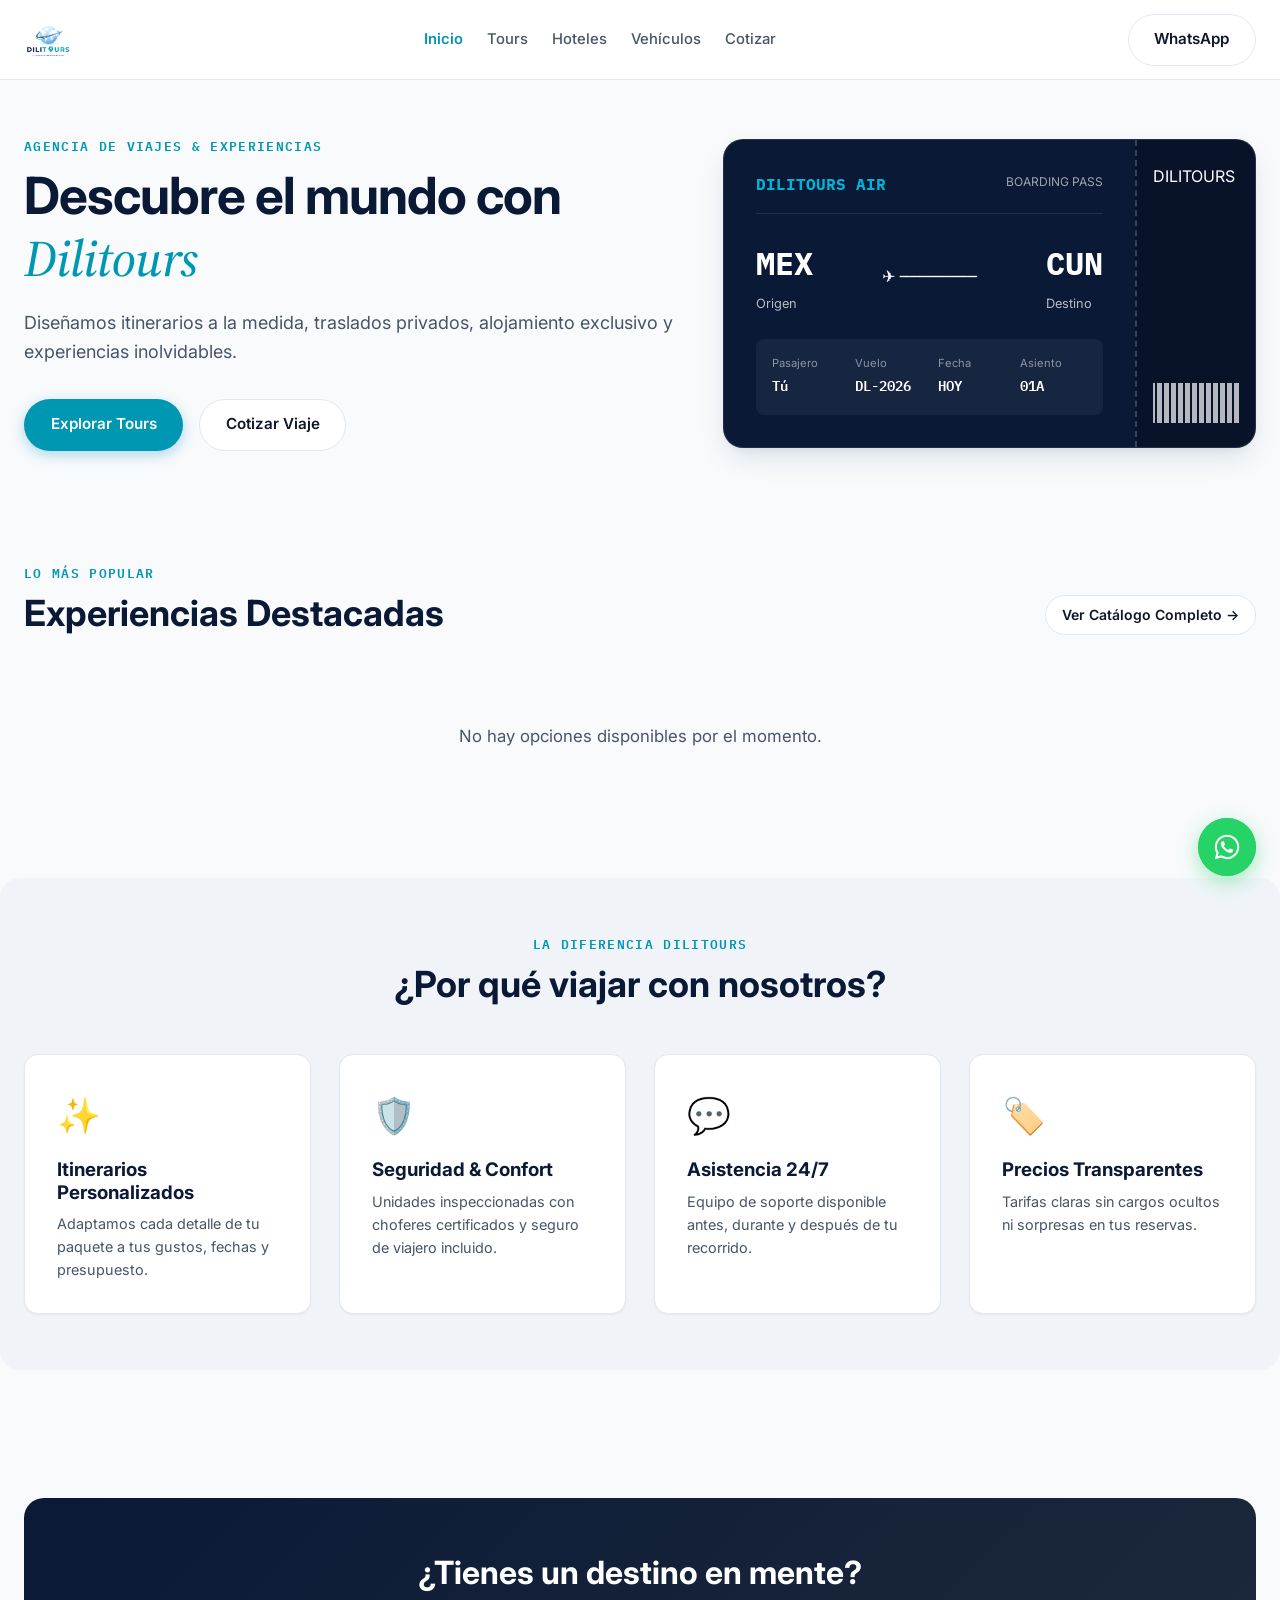
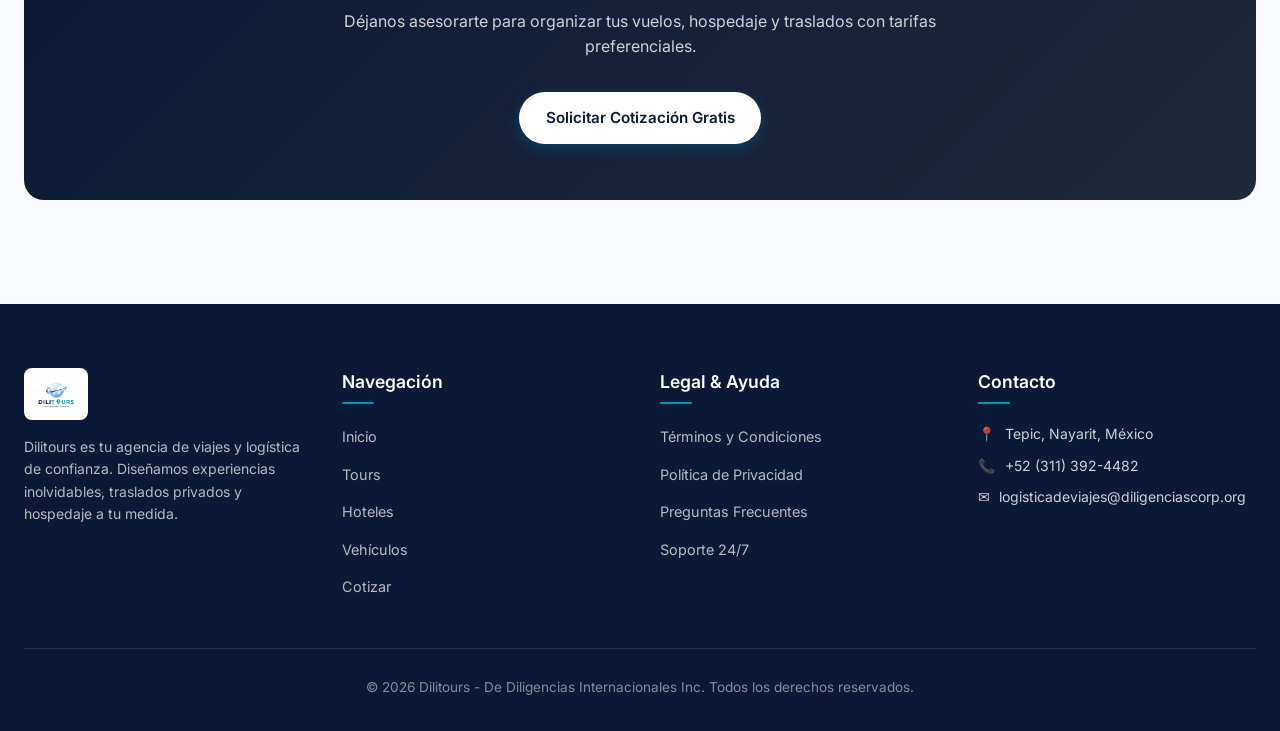
<file: index.html>
<!DOCTYPE html>
<html lang="es">

<head>
  <meta charset="UTF-8">
  <meta name="viewport" content="width=device-width, initial-scale=1.0">
  <meta name="description"
    content="Agencia de Viajes Dilitours. Descubre tours exclusivos, hospedaje en hoteles seleccionados y traslados privados a tu medida.">
  <title>Dilitours - Agencia de Viajes & Experiencias</title>
  <link
    href="https://fonts.googleapis.com/css2?family=IBM+Plex+Mono:wght@400;600&family=Inter:wght@400;500;600;700&family=Source+Serif+4:ital,wght@0,600;1,400&display=swap"
    rel="stylesheet">
  <link rel="stylesheet" href="css/styles.css">
</head>

<body>

  <a href="#main-content" class="skip-link">Saltar al contenido principal</a>

  <!-- Nav -->
  <header class="site-header">
    <div class="header-inner">
      <a href="index.html" class="brand-logo" aria-label="Inicio Dilitours">
        <img src="logo-dilitours.png" alt="Dilitours - De Diligencias Internacionales Inc." class="logo-img">
      </a>
      <nav class="main-nav">
        <a href="index.html" class="active">Inicio</a>
        <a href="tours.html">Tours</a>
        <a href="hoteles.html">Hoteles</a>
        <a href="vehiculos.html">Vehículos</a>
        <a href="cotizar.html">Cotizar</a>
      </nav>
      <div class="nav-overlay"></div>
      <div style="display: flex; align-items: center; gap: 1rem;">
        <a href="https://wa.me/523113924482" class="btn btn-outline" target="_blank">WhatsApp</a>
        <button class="nav-toggle" aria-label="Abrir menú" aria-expanded="false">
          <span></span>
          <span></span>
          <span></span>
        </button>
      </div>
    </div>
  </header>

  <main id="main-content">
    <!-- Hero -->
    <section class="hero section">
      <div class="hero-copy">
        <p class="eyebrow">Agencia de Viajes & Experiencias</p>
        <h1>Descubre el mundo con <em>Dilitours</em></h1>
        <p class="hero-sub">Diseñamos itinerarios a la medida, traslados privados, alojamiento exclusivo y experiencias
          inolvidables.</p>
        <div class="hero-actions">
          <a href="tours.html" class="btn btn-primary">Explorar Tours</a>
          <a href="cotizar.html" class="btn btn-outline">Cotizar Viaje</a>
        </div>
      </div>

      <!-- Ticket Pase de Abordar -->
      <div class="boarding-pass">
        <div class="bp-main">
          <div class="bp-brand-row">
            <span class="bp-airline">DILITOURS AIR</span>
            <span class="bp-class">BOARDING PASS</span>
          </div>
          <div class="bp-route">
            <div><span class="bp-code">MEX</span><span class="bp-label">Origen</span></div>
            <div class="bp-route-line">✈ ────────</div>
            <div><span class="bp-code">CUN</span><span class="bp-label">Destino</span></div>
          </div>
          <div class="bp-details">
            <div><span class="bp-k">Pasajero</span><span class="bp-v">Tú</span></div>
            <div><span class="bp-k">Vuelo</span><span class="bp-v">DL-2026</span></div>
            <div><span class="bp-k">Fecha</span><span class="bp-v">HOY</span></div>
            <div><span class="bp-k">Asiento</span><span class="bp-v">01A</span></div>
          </div>
        </div>
        <div class="bp-stub">
          <div class="bp-stub-title">DILITOURS</div>
          <div class="bp-barcode"></div>
        </div>
      </div>
    </section>

    <!-- Tours Destacados -->
    <section class="section">
      <div class="section-head"
        style="display: flex; justify-content: space-between; align-items: flex-end; flex-wrap: wrap; gap: 1rem;">
        <div>
          <p class="eyebrow">Lo Más Popular</p>
          <h2>Experiencias Destacadas</h2>
        </div>
        <a href="tours.html" class="btn btn-outline btn-sm">Ver Catálogo Completo &rarr;</a>
      </div>
      <div id="tours-grid" class="card-grid"></div>
    </section>

    <!-- Por qué elegirnos -->
    <section class="section section-alt">
      <div class="section-head" style="text-align: center; max-width: 600px; margin: 0 auto 3rem;">
        <p class="eyebrow">La Diferencia Dilitours</p>
        <h2>¿Por qué viajar con nosotros?</h2>
      </div>
      <div class="features-grid">
        <div class="feature-card">
          <span class="feature-icon">✨</span>
          <h3>Itinerarios Personalizados</h3>
          <p style="color: var(--clr-text-muted); font-size: 0.9rem; margin-top: 0.5rem;">Adaptamos cada detalle de tu
            paquete a tus gustos, fechas y presupuesto.</p>
        </div>
        <div class="feature-card">
          <span class="feature-icon">🛡️</span>
          <h3>Seguridad & Confort</h3>
          <p style="color: var(--clr-text-muted); font-size: 0.9rem; margin-top: 0.5rem;">Unidades inspeccionadas con
            choferes certificados y seguro de viajero incluido.</p>
        </div>
        <div class="feature-card">
          <span class="feature-icon">💬</span>
          <h3>Asistencia 24/7</h3>
          <p style="color: var(--clr-text-muted); font-size: 0.9rem; margin-top: 0.5rem;">Equipo de soporte disponible
            antes, durante y después de tu recorrido.</p>
        </div>
        <div class="feature-card">
          <span class="feature-icon">🏷️</span>
          <h3>Precios Transparentes</h3>
          <p style="color: var(--clr-text-muted); font-size: 0.9rem; margin-top: 0.5rem;">Tarifas claras sin cargos
            ocultos ni sorpresas en tus reservas.</p>
        </div>
      </div>
    </section>

    <!-- Banner CTA -->
    <section class="section">
      <div class="cta-banner">
        <h2>¿Tienes un destino en mente?</h2>
        <p>Déjanos asesorarte para organizar tus vuelos, hospedaje y traslados con tarifas preferenciales.</p>
        <a href="cotizar.html" class="btn btn-primary"
          style="background-color: white; color: var(--clr-brand-dark);">Solicitar Cotización Gratis</a>
      </div>
    </section>
  </main>

  <footer class="site-footer">
    <div class="footer-inner">
      <div class="footer-grid">
        <!-- 1. Sobre la Empresa -->
        <div class="footer-col">
          <a href="index.html" class="brand-logo" aria-label="Dilitours Inicio">
            <img src="logo-dilitours.png" alt="Dilitours" class="footer-logo">
          </a>
          <p class="footer-about">
            Dilitours es tu agencia de viajes y logística de confianza. Diseñamos experiencias inolvidables, traslados
            privados y hospedaje a tu medida.
          </p>
        </div>

        <!-- 2. Navegación -->
        <div class="footer-col">
          <h4 class="footer-title">Navegación</h4>
          <ul class="footer-links">
            <li><a href="index.html">Inicio</a></li>
            <li><a href="tours.html">Tours</a></li>
            <li><a href="hoteles.html">Hoteles</a></li>
            <li><a href="vehiculos.html">Vehículos</a></li>
            <li><a href="cotizar.html">Cotizar</a></li>
          </ul>
        </div>

        <!-- 3. Legal & Ayuda -->
        <div class="footer-col">
          <h4 class="footer-title">Legal & Ayuda</h4>
          <ul class="footer-links">
            <li><a href="#">Términos y Condiciones</a></li>
            <li><a href="#">Política de Privacidad</a></li>
            <li><a href="#">Preguntas Frecuentes</a></li>
            <li><a href="https://wa.me/523113924482" target="_blank">Soporte 24/7</a></li>
          </ul>
        </div>

        <!-- 4. Contacto -->
        <div class="footer-col">
          <h4 class="footer-title">Contacto</h4>
          <ul class="footer-contact">
            <li><span>📍</span> Tepic, Nayarit, México</li>
            <li><span>📞</span> <a href="tel:+523113924482">+52 (311) 392-4482</a></li>
            <li><span>✉️</span> <a
                href="mailto:logisticadeviajes@diligenciascorp.org">logisticadeviajes@diligenciascorp.org</a></li>
          </ul>
        </div>
      </div>

      <div class="footer-bottom">
        <p class="footer-copy">&copy; 2026 Dilitours - De Diligencias Internacionales Inc. Todos los derechos
          reservados.</p>
      </div>
    </div>
  </footer>

  <!-- Botón Flotante de WhatsApp -->
  <a href="https://wa.me/523113924482?text=Hola,%20quisiera%20recibir%20informaci%C3%B3n%20sobre%20sus%20servicios%20de%20viaje"
    class="whatsapp-float" target="_blank" aria-label="Contactar por WhatsApp">
    <svg class="whatsapp-icon" xmlns="http://www.w3.org/2000/svg" viewBox="0 0 448 512" fill="currentColor" width="28"
      height="28">
      <path
        d="M380.9 97.1C339 55.1 283.2 32 223.9 32c-122.4 0-222 99.6-222 222 0 39.1 10.2 77.3 29.6 111L0 480l117.7-30.9c32.4 17.7 68.9 27 106.1 27h.1c122.3 0 224.1-99.6 224.1-222 0-59.3-25.2-115-67.1-157zm-157 341.6c-33.2 0-65.7-8.9-94-25.7l-6.7-4-69.8 18.3 18.6-68.1-4.4-7c-18.5-29.4-28.2-63.3-28.2-98.2 0-101.7 82.8-184.5 184.6-184.5 49.3 0 95.6 19.2 130.4 54.1 34.8 34.9 56.2 81.2 56.1 130.5 0 101.8-84.9 184.6-186.6 184.6zm101.2-138.2c-5.5-2.8-32.8-16.2-37.9-18-5.1-1.9-8.8-2.8-12.5 2.8-3.7 5.6-14.3 18-17.6 21.8-3.2 3.7-6.5 4.2-12 1.4-32.6-16.3-54-29.1-75.5-66-5.7-9.8 5.7-9.1 16.3-30.3 1.8-3.7.9-6.9-.5-9.7-1.4-2.8-12.5-30.1-17.1-41.2-4.5-10.8-9.1-9.3-12.5-9.5-3.2-.2-6.9-.2-10.6-.2-3.7 0-9.7 1.4-14.8 6.9-5.1 5.6-19.4 19-19.4 46.3 0 27.3 19.9 53.7 22.6 57.4 2.8 3.7 39.1 59.7 94.8 83.8 35.2 15.2 49 16.5 66.6 13.9 10.7-1.6 32.8-13.4 37.4-26.4 4.6-13 4.6-24.1 3.2-26.4-1.3-2.5-5-3.9-10.5-6.6z" />
    </svg>
    <span class="whatsapp-tooltip">¿Necesitas ayuda? ¡Escríbenos!</span>
  </a>

  <script src="js/app.js"></script>
</body>

</html>
</file>
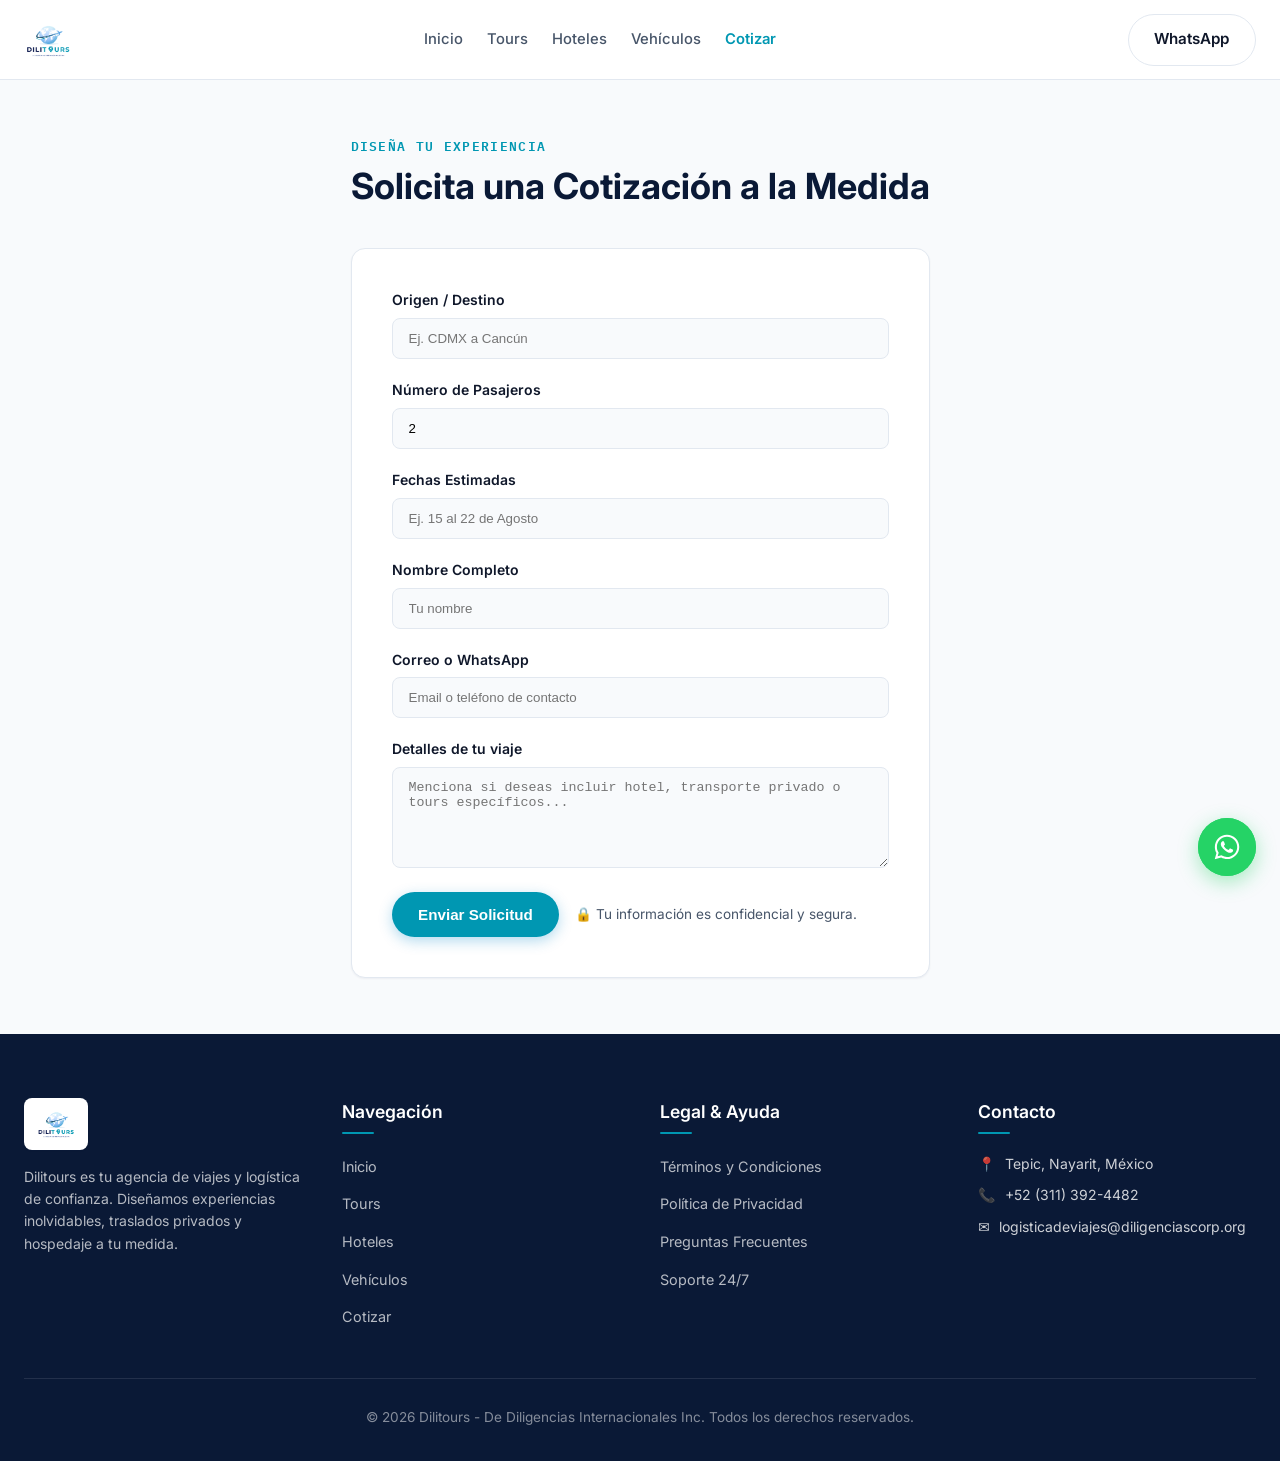
<file: cotizar.html>
<!DOCTYPE html>
<html lang="es">

<head>
  <meta charset="UTF-8">
  <meta name="viewport" content="width=device-width, initial-scale=1.0">
  <meta name="description"
    content="Solicita tu cotización de viaje personalizada con Dilitours. Transporte, hospedaje e itinerarios a tu medida.">
  <title>Dilitours - Cotizar Viaje</title>
  <link
    href="https://fonts.googleapis.com/css2?family=IBM+Plex+Mono:wght@400;600&family=Inter:wght@400;500;600;700&display=swap"
    rel="stylesheet">
  <link rel="stylesheet" href="css/styles.css">
</head>

<body>

  <a href="#main-content" class="skip-link">Saltar al contenido principal</a>

  <header class="site-header">
    <div class="header-inner">
      <a href="index.html" class="brand-logo" aria-label="Inicio Dilitours">
        <img src="logo-dilitours.png" alt="Dilitours - De Diligencias Internacionales Inc." class="logo-img">
      </a>
      <nav class="main-nav">
        <a href="index.html">Inicio</a>
        <a href="tours.html">Tours</a>
        <a href="hoteles.html">Hoteles</a>
        <a href="vehiculos.html">Vehículos</a>
        <a href="cotizar.html" class="active">Cotizar</a>
      </nav>
      <div style="display: flex; align-items: center; gap: 1rem;">
        <a href="https://wa.me/523113924482" class="btn btn-outline" target="_blank">WhatsApp</a>
        <button class="nav-toggle" aria-label="Abrir menú" aria-expanded="false">
          <span></span>
          <span></span>
          <span></span>
        </button>
        <div class="nav-overlay"></div>
      </div>
    </div>
  </header>

  <main id="main-content" class="section">
    <div class="section-head">
      <p class="eyebrow">Diseña Tu Experiencia</p>
      <h2>Solicita una Cotización a la Medida</h2>
    </div>

    <form class="quote-form" data-service="Cotización Personalizada">
      <div class="form-grid">
        <label>
          Origen / Destino
          <input type="text" name="route" placeholder="Ej. CDMX a Cancún" required>
        </label>
        <label>
          Número de Pasajeros
          <input type="number" name="passengers" min="1" value="2" required>
        </label>
        <label>
          Fechas Estimadas
          <input type="text" name="dates" placeholder="Ej. 15 al 22 de Agosto">
        </label>
      </div>

      <div class="form-grid">
        <label>
          Nombre Completo
          <input type="text" name="name" placeholder="Tu nombre" required>
        </label>
        <label>
          Correo o WhatsApp
          <input type="text" name="contact" placeholder="Email o teléfono de contacto" required>
        </label>
      </div>

      <label class="full-width" style="margin-bottom: 1.5rem;">
        Detalles de tu viaje
        <textarea name="details" rows="5"
          placeholder="Menciona si deseas incluir hotel, transporte privado o tours específicos..."></textarea>
      </label>

      <div style="display: flex; gap: 1rem; align-items: center; flex-wrap: wrap;">
        <button type="submit" class="btn btn-primary">Enviar Solicitud</button>
        <span style="font-size: 0.85rem; color: var(--clr-text-muted);">🔒 Tu información es confidencial y
          segura.</span>
      </div>
    </form>
  </main>

  <footer class="site-footer">
    <div class="footer-inner">
      <div class="footer-grid">
        <!-- 1. Sobre la Empresa -->
        <div class="footer-col">
          <a href="index.html" class="brand-logo" aria-label="Dilitours Inicio">
            <img src="logo-dilitours.png" alt="Dilitours" class="footer-logo">
          </a>
          <p class="footer-about">
            Dilitours es tu agencia de viajes y logística de confianza. Diseñamos experiencias inolvidables, traslados
            privados y hospedaje a tu medida.
          </p>
        </div>

        <!-- 2. Navegación -->
        <div class="footer-col">
          <h4 class="footer-title">Navegación</h4>
          <ul class="footer-links">
            <li><a href="index.html">Inicio</a></li>
            <li><a href="tours.html">Tours</a></li>
            <li><a href="hoteles.html">Hoteles</a></li>
            <li><a href="vehiculos.html">Vehículos</a></li>
            <li><a href="cotizar.html">Cotizar</a></li>
          </ul>
        </div>

        <!-- 3. Legal & Ayuda -->
        <div class="footer-col">
          <h4 class="footer-title">Legal & Ayuda</h4>
          <ul class="footer-links">
            <li><a href="#">Términos y Condiciones</a></li>
            <li><a href="#">Política de Privacidad</a></li>
            <li><a href="#">Preguntas Frecuentes</a></li>
            <li><a href="https://wa.me/523113924482" target="_blank">Soporte 24/7</a></li>
          </ul>
        </div>

        <!-- 4. Contacto -->
        <div class="footer-col">
          <h4 class="footer-title">Contacto</h4>
          <ul class="footer-contact">
            <li><span>📍</span> Tepic, Nayarit, México</li>
            <li><span>📞</span> <a href="tel:+523113924482">+52 (311) 392-4482</a></li>
            <li><span>✉️</span> <a
                href="mailto:logisticadeviajes@diligenciascorp.org">logisticadeviajes@diligenciascorp.org</a></li>
          </ul>
        </div>
      </div>

      <div class="footer-bottom">
        <p class="footer-copy">&copy; 2026 Dilitours - De Diligencias Internacionales Inc. Todos los derechos
          reservados.</p>
      </div>
    </div>
  </footer>

  <!-- Botón Flotante de WhatsApp -->
  <a href="https://wa.me/523113924482?text=Hola,%20quisiera%20solicitar%20una%20cotizaci%C3%B3n%20para%20un%20viaje"
    class="whatsapp-float" target="_blank" aria-label="Contactar por WhatsApp">
    <svg class="whatsapp-icon" xmlns="http://www.w3.org/2000/svg" viewBox="0 0 448 512" fill="currentColor" width="28"
      height="28">
      <path
        d="M380.9 97.1C339 55.1 283.2 32 223.9 32c-122.4 0-222 99.6-222 222 0 39.1 10.2 77.3 29.6 111L0 480l117.7-30.9c32.4 17.7 68.9 27 106.1 27h.1c122.3 0 224.1-99.6 224.1-222 0-59.3-25.2-115-67.1-157zm-157 341.6c-33.2 0-65.7-8.9-94-25.7l-6.7-4-69.8 18.3 18.6-68.1-4.4-7c-18.5-29.4-28.2-63.3-28.2-98.2 0-101.7 82.8-184.5 184.6-184.5 49.3 0 95.6 19.2 130.4 54.1 34.8 34.9 56.2 81.2 56.1 130.5 0 101.8-84.9 184.6-186.6 184.6zm101.2-138.2c-5.5-2.8-32.8-16.2-37.9-18-5.1-1.9-8.8-2.8-12.5 2.8-3.7 5.6-14.3 18-17.6 21.8-3.2 3.7-6.5 4.2-12 1.4-32.6-16.3-54-29.1-75.5-66-5.7-9.8 5.7-9.1 16.3-30.3 1.8-3.7.9-6.9-.5-9.7-1.4-2.8-12.5-30.1-17.1-41.2-4.5-10.8-9.1-9.3-12.5-9.5-3.2-.2-6.9-.2-10.6-.2-3.7 0-9.7 1.4-14.8 6.9-5.1 5.6-19.4 19-19.4 46.3 0 27.3 19.9 53.7 22.6 57.4 2.8 3.7 39.1 59.7 94.8 83.8 35.2 15.2 49 16.5 66.6 13.9 10.7-1.6 32.8-13.4 37.4-26.4 4.6-13 4.6-24.1 3.2-26.4-1.3-2.5-5-3.9-10.5-6.6z" />
    </svg>
    <span class="whatsapp-tooltip">¿Necesitas ayuda? ¡Escríbenos!</span>
  </a>

  <script src="js/app.js"></script>
</body>

</html>
</file>
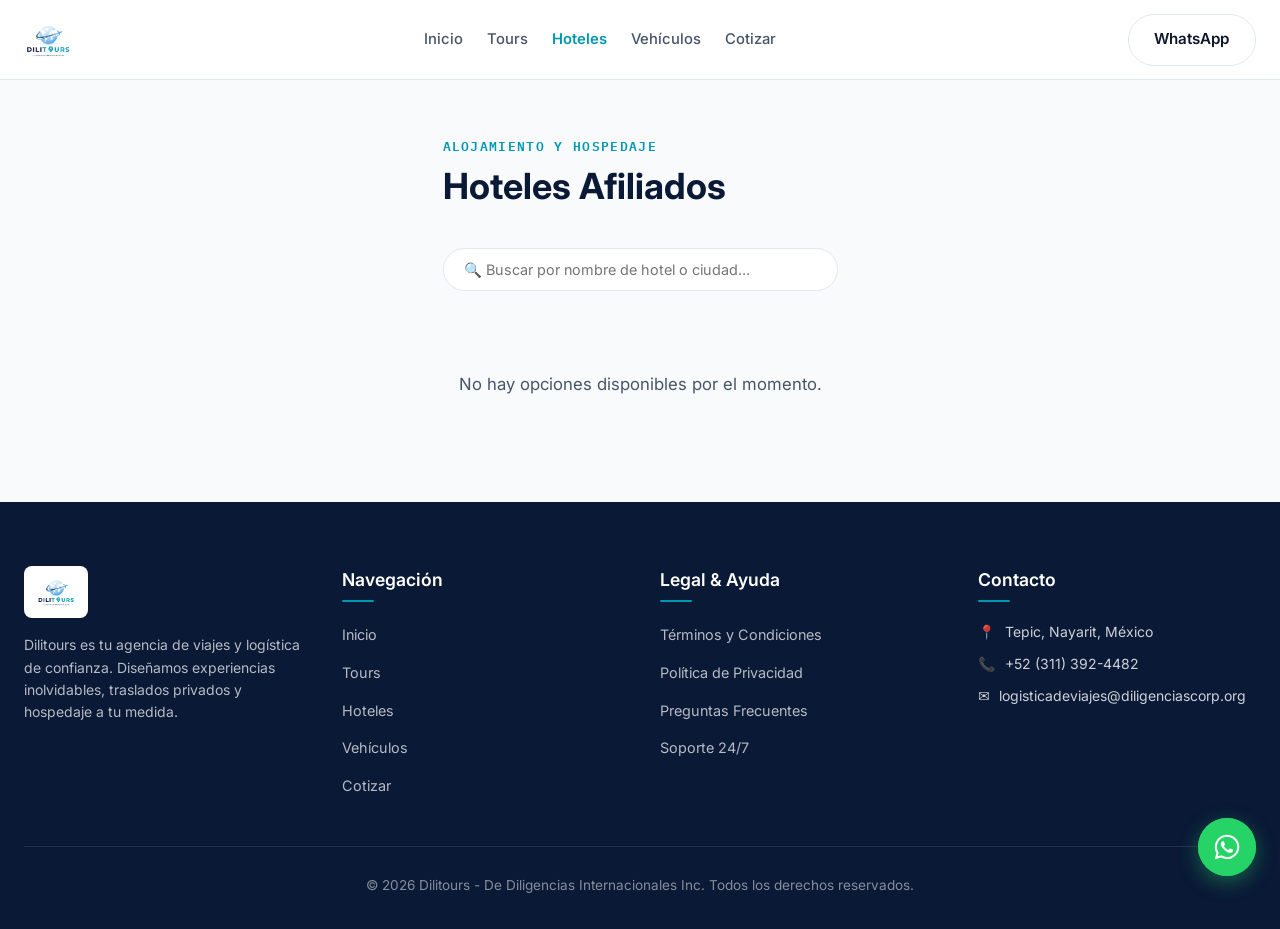
<file: hoteles.html>
<!DOCTYPE html>
<html lang="es">

<head>
  <meta charset="UTF-8">
  <meta name="viewport" content="width=device-width, initial-scale=1.0">
  <meta name="description"
    content="Descubre nuestra red de hoteles recomendados y afiliados con Dilitours. Tarifas preferenciales para tu viaje perfecto.">
  <title>Dilitours - Hoteles Recomendados</title>
  <link
    href="https://fonts.googleapis.com/css2?family=IBM+Plex+Mono:wght@400;600&family=Inter:wght@400;500;600;700&display=swap"
    rel="stylesheet">
  <link rel="stylesheet" href="css/styles.css">
</head>

<body>

  <a href="#main-content" class="skip-link">Saltar al contenido principal</a>

  <header class="site-header">
    <div class="header-inner">
      <a href="index.html" class="brand-logo" aria-label="Inicio Dilitours">
        <img src="logo-dilitours.png" alt="Dilitours - De Diligencias Internacionales Inc." class="logo-img">
      </a>
      <nav class="main-nav">
        <a href="index.html">Inicio</a>
        <a href="tours.html">Tours</a>
        <a href="hoteles.html" class="active">Hoteles</a>
        <a href="vehiculos.html">Vehículos</a>
        <a href="cotizar.html">Cotizar</a>
      </nav>
      <div style="display: flex; align-items: center; gap: 1rem;">
        <a href="https://wa.me/523113924482" class="btn btn-outline" target="_blank">WhatsApp</a>
        <button class="nav-toggle" aria-label="Abrir menú" aria-expanded="false">
          <span></span>
          <span></span>
          <span></span>
        </button>
        <div class="nav-overlay"></div>
      </div>
    </div>
  </header>

  <main id="main-content" class="section">
    <div class="section-head">
      <p class="eyebrow">Alojamiento y Hospedaje</p>
      <h2>Hoteles Afiliados</h2>
    </div>

    <!-- Filtros de búsqueda -->
    <div class="filter-bar">
      <input type="text" id="search-hotels" class="search-input"
        placeholder="🔍 Buscar por nombre de hotel o ciudad...">
    </div>

    <div id="hotels-grid" class="card-grid"></div>
  </main>

  <footer class="site-footer">
    <div class="footer-inner">
      <div class="footer-grid">
        <!-- 1. Sobre la Empresa -->
        <div class="footer-col">
          <a href="index.html" class="brand-logo" aria-label="Dilitours Inicio">
            <img src="logo-dilitours.png" alt="Dilitours" class="footer-logo">
          </a>
          <p class="footer-about">
            Dilitours es tu agencia de viajes y logística de confianza. Diseñamos experiencias inolvidables, traslados
            privados y hospedaje a tu medida.
          </p>
        </div>

        <!-- 2. Navegación -->
        <div class="footer-col">
          <h4 class="footer-title">Navegación</h4>
          <ul class="footer-links">
            <li><a href="index.html">Inicio</a></li>
            <li><a href="tours.html">Tours</a></li>
            <li><a href="hoteles.html">Hoteles</a></li>
            <li><a href="vehiculos.html">Vehículos</a></li>
            <li><a href="cotizar.html">Cotizar</a></li>
          </ul>
        </div>

        <!-- 3. Legal & Ayuda -->
        <div class="footer-col">
          <h4 class="footer-title">Legal & Ayuda</h4>
          <ul class="footer-links">
            <li><a href="#">Términos y Condiciones</a></li>
            <li><a href="#">Política de Privacidad</a></li>
            <li><a href="#">Preguntas Frecuentes</a></li>
            <li><a href="https://wa.me/523113924482" target="_blank">Soporte 24/7</a></li>
          </ul>
        </div>

        <!-- 4. Contacto -->
        <div class="footer-col">
          <h4 class="footer-title">Contacto</h4>
          <ul class="footer-contact">
            <li><span>📍</span> Tepic, Nayarit, México</li>
            <li><span>📞</span> <a href="tel:+523113924482">+52 (311) 392-4482</a></li>
            <li><span>✉️</span> <a
                href="mailto:logisticadeviajes@diligenciascorp.org">logisticadeviajes@diligenciascorp.org</a></li>
          </ul>
        </div>
      </div>

      <div class="footer-bottom">
        <p class="footer-copy">&copy; 2026 Dilitours - De Diligencias Internacionales Inc. Todos los derechos
          reservados.</p>
      </div>
    </div>
  </footer>

  <!-- Botón Flotante de WhatsApp -->
  <a href="https://wa.me/523113924482?text=Hola,%20quisiera%20recibir%20informaci%C3%B3n%20sobre%20sus%20hoteles%20y%20hospedaje"
    class="whatsapp-float" target="_blank" aria-label="Contactar por WhatsApp">
    <svg class="whatsapp-icon" xmlns="http://www.w3.org/2000/svg" viewBox="0 0 448 512" fill="currentColor" width="28"
      height="28">
      <path
        d="M380.9 97.1C339 55.1 283.2 32 223.9 32c-122.4 0-222 99.6-222 222 0 39.1 10.2 77.3 29.6 111L0 480l117.7-30.9c32.4 17.7 68.9 27 106.1 27h.1c122.3 0 224.1-99.6 224.1-222 0-59.3-25.2-115-67.1-157zm-157 341.6c-33.2 0-65.7-8.9-94-25.7l-6.7-4-69.8 18.3 18.6-68.1-4.4-7c-18.5-29.4-28.2-63.3-28.2-98.2 0-101.7 82.8-184.5 184.6-184.5 49.3 0 95.6 19.2 130.4 54.1 34.8 34.9 56.2 81.2 56.1 130.5 0 101.8-84.9 184.6-186.6 184.6zm101.2-138.2c-5.5-2.8-32.8-16.2-37.9-18-5.1-1.9-8.8-2.8-12.5 2.8-3.7 5.6-14.3 18-17.6 21.8-3.2 3.7-6.5 4.2-12 1.4-32.6-16.3-54-29.1-75.5-66-5.7-9.8 5.7-9.1 16.3-30.3 1.8-3.7.9-6.9-.5-9.7-1.4-2.8-12.5-30.1-17.1-41.2-4.5-10.8-9.1-9.3-12.5-9.5-3.2-.2-6.9-.2-10.6-.2-3.7 0-9.7 1.4-14.8 6.9-5.1 5.6-19.4 19-19.4 46.3 0 27.3 19.9 53.7 22.6 57.4 2.8 3.7 39.1 59.7 94.8 83.8 35.2 15.2 49 16.5 66.6 13.9 10.7-1.6 32.8-13.4 37.4-26.4 4.6-13 4.6-24.1 3.2-26.4-1.3-2.5-5-3.9-10.5-6.6z" />
    </svg>
    <span class="whatsapp-tooltip">¿Necesitas ayuda? ¡Escríbenos!</span>
  </a>

  <script src="js/app.js"></script>
</body>

</html>
</file>
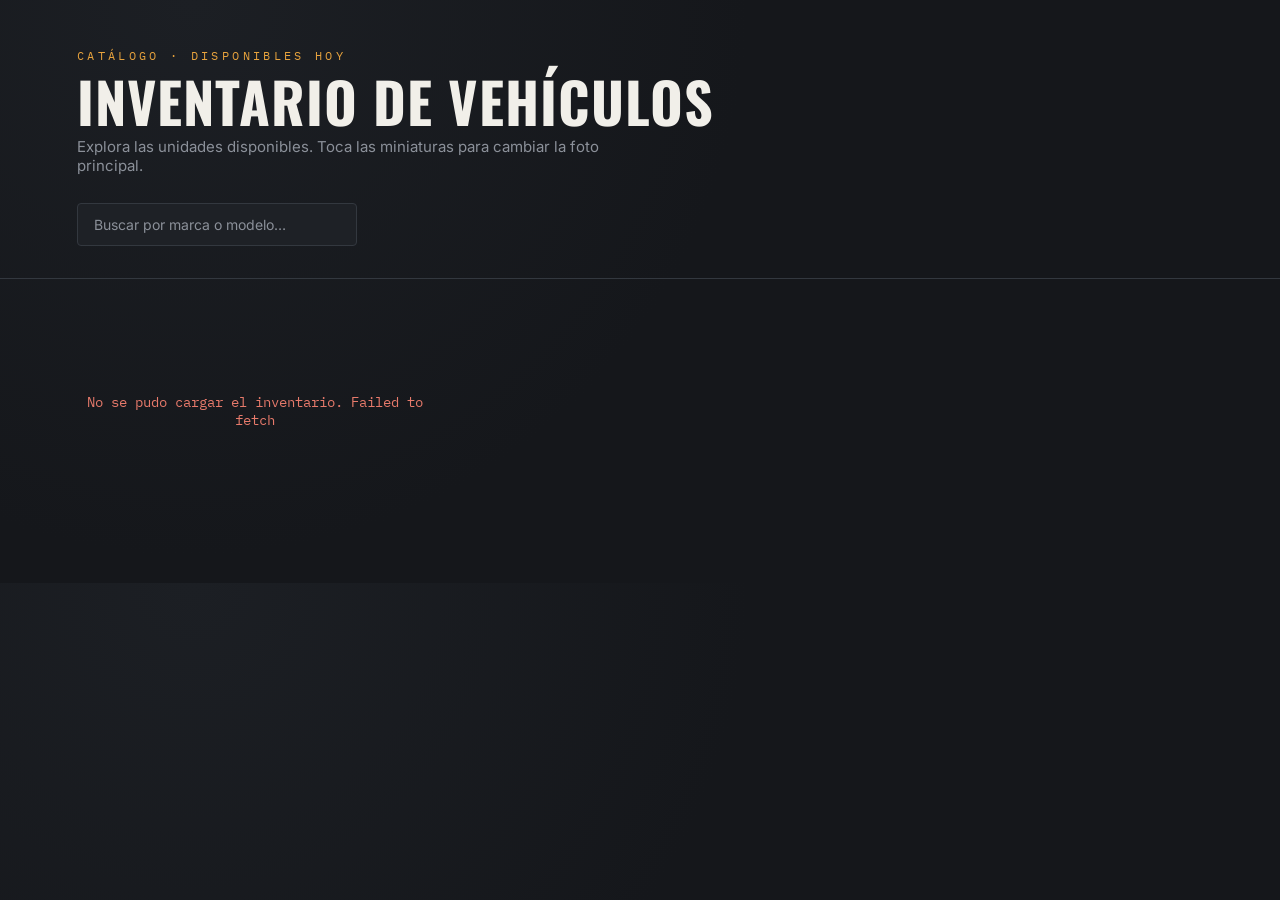
<file: index2.html>
<!DOCTYPE html>
<html lang="es">
<head>
<meta charset="UTF-8" />
<meta name="viewport" content="width=device-width, initial-scale=1.0" />
<title>Inventario · Galería de Vehículos</title>
<link rel="preconnect" href="https://fonts.googleapis.com">
<link rel="preconnect" href="https://fonts.gstatic.com" crossorigin>
<link href="https://fonts.googleapis.com/css2?family=Oswald:wght@500;600;700&family=Inter:wght@400;500;600&family=IBM+Plex+Mono:wght@500;600&display=swap" rel="stylesheet">
<style>
  :root {
    --bg: #15171b;
    --surface: #1e2126;
    --line: #33383f;
    --text: #f1efe9;
    --text-muted: #8b9099;
    --amber: #e8a33d;
    --amber-dim: #6b5427;
  }

  * { box-sizing: border-box; }

  body {
    margin: 0;
    background: var(--bg);
    background-image: radial-gradient(circle at 15% 0%, #1c1f24 0%, var(--bg) 45%);
    color: var(--text);
    font-family: 'Inter', sans-serif;
    -webkit-font-smoothing: antialiased;
  }

  header.top {
    padding: 48px 6vw 32px;
    border-bottom: 1px solid var(--line);
  }

  .eyebrow {
    font-family: 'IBM Plex Mono', monospace;
    font-size: 12px;
    letter-spacing: 0.28em;
    color: var(--amber);
    text-transform: uppercase;
    margin: 0 0 10px;
  }

  h1 {
    font-family: 'Oswald', sans-serif;
    font-weight: 700;
    text-transform: uppercase;
    letter-spacing: 0.02em;
    font-size: clamp(32px, 5vw, 56px);
    margin: 0 0 8px;
    line-height: 1;
  }

  .subtitle {
    color: var(--text-muted);
    font-size: 15px;
    margin: 0 0 28px;
    max-width: 60ch;
  }

  .controls { display: flex; gap: 12px; flex-wrap: wrap; align-items: center; }

  #search {
    background: var(--surface);
    border: 1px solid var(--line);
    color: var(--text);
    padding: 12px 16px;
    border-radius: 4px;
    font-family: 'Inter', sans-serif;
    font-size: 14px;
    width: 280px;
    max-width: 100%;
  }
  #search:focus { outline: 2px solid var(--amber); outline-offset: 1px; }
  #search::placeholder { color: var(--text-muted); }

  .count-tag {
    font-family: 'IBM Plex Mono', monospace;
    font-size: 12px;
    color: var(--text-muted);
    letter-spacing: 0.05em;
  }

  main { padding: 40px 6vw 80px; }

  #grid {
    display: grid;
    grid-template-columns: repeat(auto-fill, minmax(300px, 1fr));
    gap: 28px;
  }

  .card {
    background: var(--surface);
    border: 1px solid var(--line);
    border-radius: 6px;
    overflow: hidden;
    display: flex;
    flex-direction: column;
    transition: border-color 0.15s ease;
  }
  .card:hover { border-color: #454c55; }

  .card-index {
    position: absolute;
    margin: 12px;
    z-index: 2;
    font-family: 'IBM Plex Mono', monospace;
    font-size: 11px;
    letter-spacing: 0.1em;
    color: var(--bg);
    background: var(--amber);
    padding: 3px 8px;
    border-radius: 3px;
    font-weight: 600;
  }

  .image-wrap { position: relative; aspect-ratio: 4 / 3; background: #0f1114; }
  .image-wrap img { width: 100%; height: 100%; object-fit: cover; display: block; }

  .thumbs { display: flex; gap: 6px; padding: 8px; background: #191c20; }
  .thumbs button {
    all: unset;
    cursor: pointer;
    width: 52px;
    height: 40px;
    border-radius: 3px;
    overflow: hidden;
    border: 1px solid var(--line);
    flex-shrink: 0;
  }
  .thumbs button.active { border-color: var(--amber); }
  .thumbs img { width: 100%; height: 100%; object-fit: cover; display: block; }

  .card-body { padding: 16px 18px 18px; display: flex; flex-direction: column; gap: 12px; flex: 1; }

  .plate {
    align-self: flex-start;
    border: 2px solid var(--amber-dim);
    border-radius: 4px;
    padding: 6px 12px;
    font-family: 'IBM Plex Mono', monospace;
    font-weight: 600;
    font-size: 13px;
    letter-spacing: 0.14em;
    text-transform: uppercase;
    color: var(--amber);
    background: #201a10;
  }

  .modelo {
    font-family: 'Oswald', sans-serif;
    font-size: 22px;
    font-weight: 600;
    text-transform: uppercase;
    margin: 0;
  }

  .spec-row {
    display: flex;
    align-items: center;
    gap: 8px;
    font-family: 'IBM Plex Mono', monospace;
    font-size: 13px;
    color: var(--text-muted);
    border-top: 1px solid var(--line);
    padding-top: 12px;
    margin-top: auto;
  }
  .spec-row svg { flex-shrink: 0; }

  .state-msg {
    font-family: 'IBM Plex Mono', monospace;
    color: var(--text-muted);
    font-size: 14px;
    padding: 60px 0;
    text-align: center;
  }
  .state-msg.error { color: #e77a6b; }

  @media (max-width: 480px) {
    header.top { padding: 36px 5vw 24px; }
    main { padding: 28px 5vw 60px; }
  }
</style>
</head>
<body>

<header class="top">
  <p class="eyebrow">Catálogo · Disponibles hoy</p>
  <h1>Inventario de Vehículos</h1>
  <p class="subtitle">Explora las unidades disponibles. Toca las miniaturas para cambiar la foto principal.</p>
  <div class="controls">
    <input id="search" type="text" placeholder="Buscar por marca o modelo…" autocomplete="off" />
    <span class="count-tag" id="count-tag"></span>
  </div>
</header>

<main>
  <div id="grid"></div>
</main>

<script>
  const grid = document.getElementById('grid');
  const searchInput = document.getElementById('search');
  const countTag = document.getElementById('count-tag');

  let allRows = [];

  function pickImages(row) {
    return [row.imagen1_url, row.imagen2_url, row.imagen3_url].filter(
      (u) => u && String(u).trim().length > 0
    );
  }

  function escapeHtml(str) {
    return String(str).replace(/&/g, '&amp;').replace(/</g, '&lt;').replace(/>/g, '&gt;');
  }
  function escapeAttr(str) {
    return escapeHtml(str).replace(/"/g, '&quot;');
  }

  function cardTemplate(row, index) {
    const images = pickImages(row);
    const mainImg = images[0] || '';
    const marca = row.marca || '';
    const modelo = row.modelo || 'Sin modelo';
    const capacidad = row.capacidad || '—';

    const thumbsHtml = images
      .map(
        (src, i) => `
        <button data-src="${escapeAttr(src)}" class="${i === 0 ? 'active' : ''}" aria-label="Ver foto ${i + 1}">
          <img src="${escapeAttr(src)}" alt="" loading="lazy" />
        </button>`
      )
      .join('');

    return `
      <article class="card" data-marca="${escapeAttr(marca)}" data-modelo="${escapeAttr(modelo)}">
        <div class="image-wrap">
          <span class="card-index">UNIDAD ${String(index + 1).padStart(2, '0')}</span>
          <img class="main-img" src="${escapeAttr(mainImg)}" alt="${escapeAttr(marca)} ${escapeAttr(modelo)}" loading="lazy" />
        </div>
        ${images.length > 1 ? `<div class="thumbs">${thumbsHtml}</div>` : ''}
        <div class="card-body">
          <span class="plate">${escapeHtml(marca)}</span>
          <h2 class="modelo">${escapeHtml(modelo)}</h2>
          <div class="spec-row">
            <svg width="16" height="16" viewBox="0 0 24 24" fill="none" stroke="currentColor" stroke-width="2">
              <path d="M4 17h16M6 17V9a2 2 0 012-2h8a2 2 0 012 2v8M8 21h8" stroke-linecap="round" stroke-linejoin="round"/>
            </svg>
            <span>Capacidad: ${escapeHtml(String(capacidad))}</span>
          </div>
        </div>
      </article>
    `;
  }

  function render(rows) {
    if (rows.length === 0) {
      grid.innerHTML = '<p class="state-msg">No hay vehículos que coincidan con tu búsqueda.</p>';
      countTag.textContent = '';
      return;
    }
    grid.innerHTML = rows.map(cardTemplate).join('');
    countTag.textContent = rows.length + ' unidad' + (rows.length === 1 ? '' : 'es');

    grid.querySelectorAll('.card').forEach((card) => {
      const mainImg = card.querySelector('.main-img');
      const thumbBtns = card.querySelectorAll('.thumbs button');
      thumbBtns.forEach((btn) => {
        btn.addEventListener('click', () => {
          mainImg.src = btn.dataset.src;
          thumbBtns.forEach((b) => b.classList.remove('active'));
          btn.classList.add('active');
        });
      });
    });
  }

  function applyFilter() {
    const q = searchInput.value.trim().toLowerCase();
    if (!q) { render(allRows); return; }
    const filtered = allRows.filter((row) => {
      const marca = (row.marca || '').toLowerCase();
      const modelo = (row.modelo || '').toLowerCase();
      return marca.includes(q) || modelo.includes(q);
    });
    render(filtered);
  }

  searchInput.addEventListener('input', applyFilter);

  // Pega aquí la URL /exec que te da Apps Script al implementar como Web App.
  const SCRIPT_URL = 'https://script.google.com/macros/s/AKfycbwuvk3QJReyGlA1hzazCUT7LilnDZbVZWBg4dIqmkulZrRK-M_kRlh1-lTjn4HcGkFq/exec';

  async function loadVehiculos() {
    grid.innerHTML = '<p class="state-msg">Cargando inventario…</p>';
    try {
      const res = await fetch(SCRIPT_URL);
      const payload = await res.json();

      if (!payload.ok) {
        throw new Error(payload.error || 'Error desconocido');
      }

      allRows = Array.isArray(payload.data) ? payload.data : [];
      render(allRows);
    } catch (err) {
      grid.innerHTML = '<p class="state-msg error">No se pudo cargar el inventario. ' + escapeHtml(err.message) + '</p>';
    }
  }

  loadVehiculos();
</script>

</body>
</html>
</file>
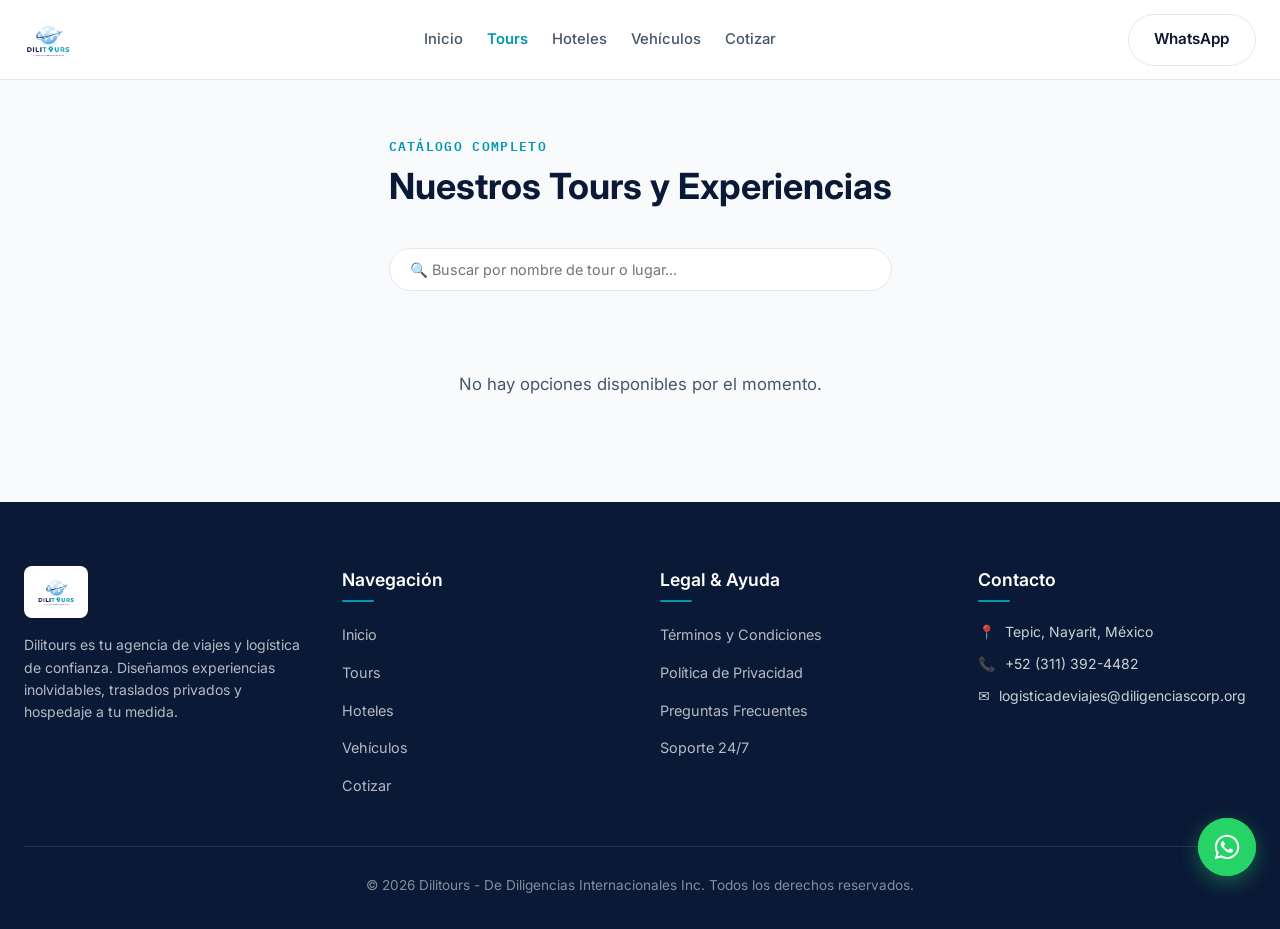
<file: tours.html>
<!DOCTYPE html>
<html lang="es">

<head>
  <meta charset="UTF-8">
  <meta name="viewport" content="width=device-width, initial-scale=1.0">
  <meta name="description"
    content="Explora nuestro catálogo completo de tours y excursiones inolvidables con Dilitours. Reserva o cotiza tu viaje hoy mismo.">
  <title>Dilitours - Tours y Excursiones</title>
  <link
    href="https://fonts.googleapis.com/css2?family=IBM+Plex+Mono:wght@400;600&family=Inter:wght@400;500;600;700&display=swap"
    rel="stylesheet">
  <link rel="stylesheet" href="css/styles.css">
</head>

<body>

  <a href="#main-content" class="skip-link">Saltar al contenido principal</a>

  <header class="site-header">
    <div class="header-inner">
      <a href="index.html" class="brand-logo" aria-label="Inicio Dilitours">
        <img src="logo-dilitours.png" alt="Dilitours - De Diligencias Internacionales Inc." class="logo-img">
      </a>
      <nav class="main-nav">
        <a href="index.html">Inicio</a>
        <a href="tours.html" class="active">Tours</a>
        <a href="hoteles.html">Hoteles</a>
        <a href="vehiculos.html">Vehículos</a>
        <a href="cotizar.html">Cotizar</a>
      </nav>
      <div style="display: flex; align-items: center; gap: 1rem;">
        <a href="https://wa.me/523113924482" class="btn btn-outline" target="_blank">WhatsApp</a>
        <button class="nav-toggle" aria-label="Abrir menú" aria-expanded="false">
          <span></span>
          <span></span>
          <span></span>
        </button>
        <div class="nav-overlay"></div>
      </div>
    </div>
  </header>

  <main id="main-content" class="section">
    <div class="section-head">
      <p class="eyebrow">Catálogo Completo</p>
      <h2>Nuestros Tours y Experiencias</h2>
    </div>

    <!-- Filtros de búsqueda -->
    <div class="filter-bar">
      <input type="text" id="search-tours" class="search-input" placeholder="🔍 Buscar por nombre de tour o lugar...">
    </div>

    <div id="tours-grid" class="card-grid"></div>
  </main>

  <footer class="site-footer">
    <div class="footer-inner">
      <div class="footer-grid">
        <!-- 1. Sobre la Empresa -->
        <div class="footer-col">
          <a href="index.html" class="brand-logo" aria-label="Dilitours Inicio">
            <img src="logo-dilitours.png" alt="Dilitours" class="footer-logo">
          </a>
          <p class="footer-about">
            Dilitours es tu agencia de viajes y logística de confianza. Diseñamos experiencias inolvidables, traslados
            privados y hospedaje a tu medida.
          </p>
        </div>

        <!-- 2. Navegación -->
        <div class="footer-col">
          <h4 class="footer-title">Navegación</h4>
          <ul class="footer-links">
            <li><a href="index.html">Inicio</a></li>
            <li><a href="tours.html">Tours</a></li>
            <li><a href="hoteles.html">Hoteles</a></li>
            <li><a href="vehiculos.html">Vehículos</a></li>
            <li><a href="cotizar.html">Cotizar</a></li>
          </ul>
        </div>

        <!-- 3. Legal & Ayuda -->
        <div class="footer-col">
          <h4 class="footer-title">Legal & Ayuda</h4>
          <ul class="footer-links">
            <li><a href="#">Términos y Condiciones</a></li>
            <li><a href="#">Política de Privacidad</a></li>
            <li><a href="#">Preguntas Frecuentes</a></li>
            <li><a href="https://wa.me/523113924482" target="_blank">Soporte 24/7</a></li>
          </ul>
        </div>

        <!-- 4. Contacto -->
        <div class="footer-col">
          <h4 class="footer-title">Contacto</h4>
          <ul class="footer-contact">
            <li><span>📍</span> Tepic, Nayarit, México</li>
            <li><span>📞</span> <a href="tel:+523113924482">+52 (311) 392-4482</a></li>
            <li><span>✉️</span> <a
                href="mailto:logisticadeviajes@diligenciascorp.org">logisticadeviajes@diligenciascorp.org</a></li>
          </ul>
        </div>
      </div>

      <div class="footer-bottom">
        <p class="footer-copy">&copy; 2026 Dilitours - De Diligencias Internacionales Inc. Todos los derechos
          reservados.</p>
      </div>
    </div>
  </footer>

  <!-- Botón Flotante de WhatsApp -->
  <a href="https://wa.me/523113924482?text=Hola,%20quisiera%20recibir%20informaci%C3%B3n%20sobre%20sus%20tours%20y%20experiencias"
    class="whatsapp-float" target="_blank" aria-label="Contactar por WhatsApp">
    <svg class="whatsapp-icon" xmlns="http://www.w3.org/2000/svg" viewBox="0 0 448 512" fill="currentColor" width="28"
      height="28">
      <path
        d="M380.9 97.1C339 55.1 283.2 32 223.9 32c-122.4 0-222 99.6-222 222 0 39.1 10.2 77.3 29.6 111L0 480l117.7-30.9c32.4 17.7 68.9 27 106.1 27h.1c122.3 0 224.1-99.6 224.1-222 0-59.3-25.2-115-67.1-157zm-157 341.6c-33.2 0-65.7-8.9-94-25.7l-6.7-4-69.8 18.3 18.6-68.1-4.4-7c-18.5-29.4-28.2-63.3-28.2-98.2 0-101.7 82.8-184.5 184.6-184.5 49.3 0 95.6 19.2 130.4 54.1 34.8 34.9 56.2 81.2 56.1 130.5 0 101.8-84.9 184.6-186.6 184.6zm101.2-138.2c-5.5-2.8-32.8-16.2-37.9-18-5.1-1.9-8.8-2.8-12.5 2.8-3.7 5.6-14.3 18-17.6 21.8-3.2 3.7-6.5 4.2-12 1.4-32.6-16.3-54-29.1-75.5-66-5.7-9.8 5.7-9.1 16.3-30.3 1.8-3.7.9-6.9-.5-9.7-1.4-2.8-12.5-30.1-17.1-41.2-4.5-10.8-9.1-9.3-12.5-9.5-3.2-.2-6.9-.2-10.6-.2-3.7 0-9.7 1.4-14.8 6.9-5.1 5.6-19.4 19-19.4 46.3 0 27.3 19.9 53.7 22.6 57.4 2.8 3.7 39.1 59.7 94.8 83.8 35.2 15.2 49 16.5 66.6 13.9 10.7-1.6 32.8-13.4 37.4-26.4 4.6-13 4.6-24.1 3.2-26.4-1.3-2.5-5-3.9-10.5-6.6z" />
    </svg>
    <span class="whatsapp-tooltip">¿Necesitas ayuda? ¡Escríbenos!</span>
  </a>

  <script src="js/app.js"></script>
</body>

</html>
</file>
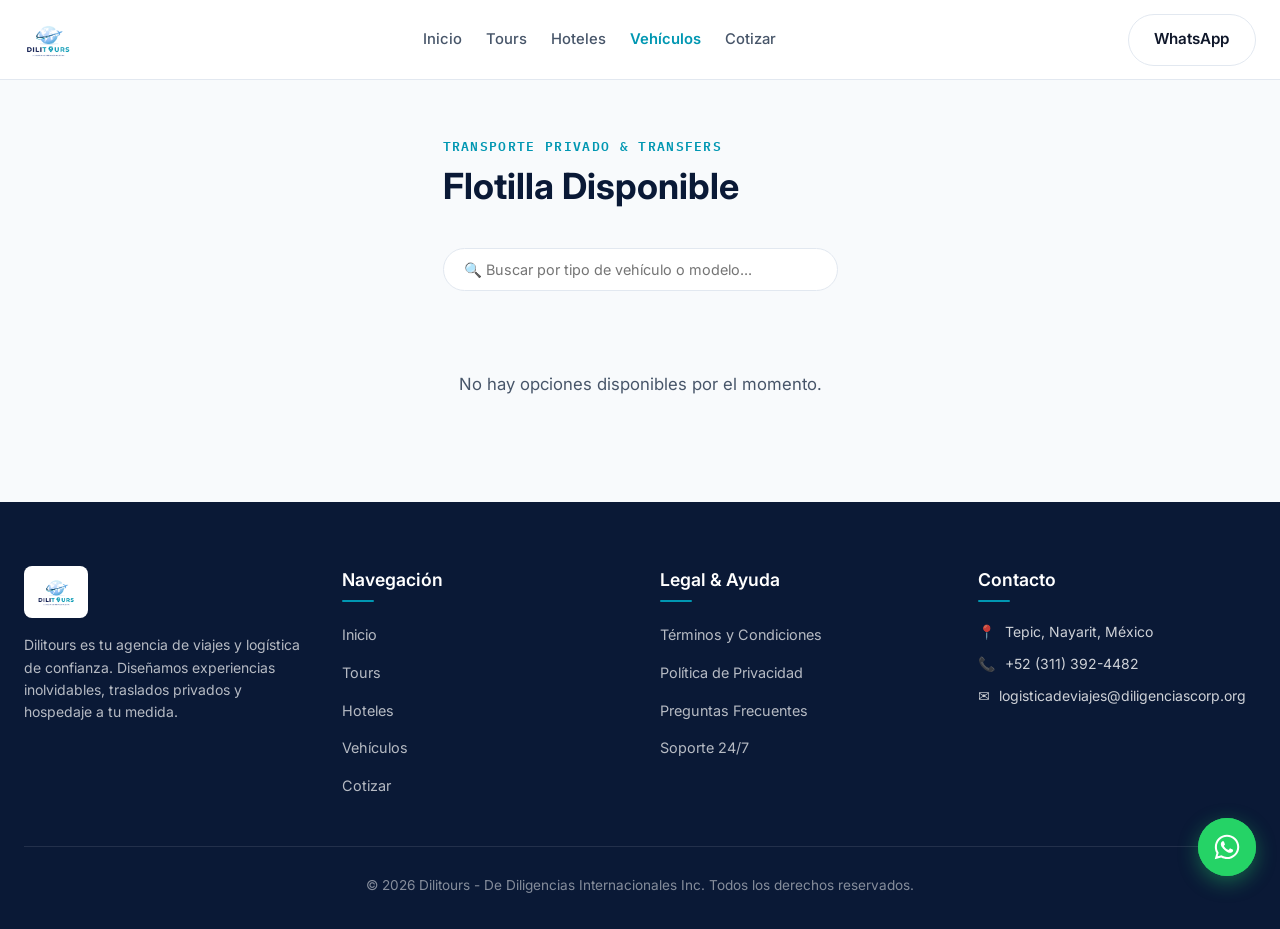
<file: vehiculos.html>
<!DOCTYPE html>
<html lang="es">

<head>
  <meta charset="UTF-8">
  <meta name="viewport" content="width=device-width, initial-scale=1.0">
  <meta name="description"
    content="Conoce la flotilla de vehículos privados y transfers de Dilitours. Viaja con comodidad, espacio y la máxima seguridad.">
  <title>Dilitours - Flotilla de Vehículos</title>
  <link
    href="https://fonts.googleapis.com/css2?family=IBM+Plex+Mono:wght@400;600&family=Inter:wght@400;500;600;700&display=swap"
    rel="stylesheet">
  <link rel="stylesheet" href="css/styles.css">
</head>

<body>

  <a href="#main-content" class="skip-link">Saltar al contenido principal</a>

  <header class="site-header">
    <div class="header-inner">
      <a href="index.html" class="brand-logo" aria-label="Inicio Dilitours">
        <img src="logo-dilitours.png" alt="Dilitours - De Diligencias Internacionales Inc." class="logo-img">
      </a>
      <nav class="main-nav">
        <a href="index.html">Inicio</a>
        <a href="tours.html">Tours</a>
        <a href="hoteles.html">Hoteles</a>
        <a href="vehiculos.html" class="active">Vehículos</a>
        <a href="cotizar.html">Cotizar</a>
      </nav>
      <div style="display: flex; align-items: center; gap: 1rem;">
        <a href="https://wa.me/523113924482" class="btn btn-outline" target="_blank">WhatsApp</a>
        <button class="nav-toggle" aria-label="Abrir menú" aria-expanded="false">
          <span></span>
          <span></span>
          <span></span>
        </button>
        <div class="nav-overlay"></div>
      </div>
    </div>
  </header>

  <main id="main-content" class="section">
    <div class="section-head">
      <p class="eyebrow">Transporte Privado & Transfers</p>
      <h2>Flotilla Disponible</h2>
    </div>

    <!-- Filtros de búsqueda -->
    <div class="filter-bar">
      <input type="text" id="search-cars" class="search-input" placeholder="🔍 Buscar por tipo de vehículo o modelo...">
    </div>

    <div id="cars-grid" class="card-grid"></div>
  </main>

  <footer class="site-footer">
    <div class="footer-inner">
      <div class="footer-grid">
        <!-- 1. Sobre la Empresa -->
        <div class="footer-col">
          <a href="index.html" class="brand-logo" aria-label="Dilitours Inicio">
            <img src="logo-dilitours.png" alt="Dilitours" class="footer-logo">
          </a>
          <p class="footer-about">
            Dilitours es tu agencia de viajes y logística de confianza. Diseñamos experiencias inolvidables, traslados
            privados y hospedaje a tu medida.
          </p>
        </div>

        <!-- 2. Navegación -->
        <div class="footer-col">
          <h4 class="footer-title">Navegación</h4>
          <ul class="footer-links">
            <li><a href="index.html">Inicio</a></li>
            <li><a href="tours.html">Tours</a></li>
            <li><a href="hoteles.html">Hoteles</a></li>
            <li><a href="vehiculos.html">Vehículos</a></li>
            <li><a href="cotizar.html">Cotizar</a></li>
          </ul>
        </div>

        <!-- 3. Legal & Ayuda -->
        <div class="footer-col">
          <h4 class="footer-title">Legal & Ayuda</h4>
          <ul class="footer-links">
            <li><a href="#">Términos y Condiciones</a></li>
            <li><a href="#">Política de Privacidad</a></li>
            <li><a href="#">Preguntas Frecuentes</a></li>
            <li><a href="https://wa.me/523113924482" target="_blank">Soporte 24/7</a></li>
          </ul>
        </div>

        <!-- 4. Contacto -->
        <div class="footer-col">
          <h4 class="footer-title">Contacto</h4>
          <ul class="footer-contact">
            <li><span>📍</span> Tepic, Nayarit, México</li>
            <li><span>📞</span> <a href="tel:+523113924482">+52 (311) 392-4482</a></li>
            <li><span>✉️</span> <a
                href="mailto:logisticadeviajes@diligenciascorp.org">logisticadeviajes@diligenciascorp.org</a></li>
          </ul>
        </div>
      </div>

      <div class="footer-bottom">
        <p class="footer-copy">&copy; 2026 Dilitours - De Diligencias Internacionales Inc. Todos los derechos
          reservados.</p>
      </div>
    </div>
  </footer>

  <!-- Botón Flotante de WhatsApp -->
  <a href="https://wa.me/523113924482?text=Hola,%20quisiera%20recibir%20informaci%C3%B3n%20sobre%20su%20flotilla%20de%20veh%C3%ADculos"
    class="whatsapp-float" target="_blank" aria-label="Contactar por WhatsApp">
    <svg class="whatsapp-icon" xmlns="http://www.w3.org/2000/svg" viewBox="0 0 448 512" fill="currentColor" width="28"
      height="28">
      <path
        d="M380.9 97.1C339 55.1 283.2 32 223.9 32c-122.4 0-222 99.6-222 222 0 39.1 10.2 77.3 29.6 111L0 480l117.7-30.9c32.4 17.7 68.9 27 106.1 27h.1c122.3 0 224.1-99.6 224.1-222 0-59.3-25.2-115-67.1-157zm-157 341.6c-33.2 0-65.7-8.9-94-25.7l-6.7-4-69.8 18.3 18.6-68.1-4.4-7c-18.5-29.4-28.2-63.3-28.2-98.2 0-101.7 82.8-184.5 184.6-184.5 49.3 0 95.6 19.2 130.4 54.1 34.8 34.9 56.2 81.2 56.1 130.5 0 101.8-84.9 184.6-186.6 184.6zm101.2-138.2c-5.5-2.8-32.8-16.2-37.9-18-5.1-1.9-8.8-2.8-12.5 2.8-3.7 5.6-14.3 18-17.6 21.8-3.2 3.7-6.5 4.2-12 1.4-32.6-16.3-54-29.1-75.5-66-5.7-9.8 5.7-9.1 16.3-30.3 1.8-3.7.9-6.9-.5-9.7-1.4-2.8-12.5-30.1-17.1-41.2-4.5-10.8-9.1-9.3-12.5-9.5-3.2-.2-6.9-.2-10.6-.2-3.7 0-9.7 1.4-14.8 6.9-5.1 5.6-19.4 19-19.4 46.3 0 27.3 19.9 53.7 22.6 57.4 2.8 3.7 39.1 59.7 94.8 83.8 35.2 15.2 49 16.5 66.6 13.9 10.7-1.6 32.8-13.4 37.4-26.4 4.6-13 4.6-24.1 3.2-26.4-1.3-2.5-5-3.9-10.5-6.6z" />
    </svg>
    <span class="whatsapp-tooltip">¿Necesitas ayuda? ¡Escríbenos!</span>
  </a>

  <script src="js/app.js"></script>
</body>

</html>
</file>
<file: css/styles.css>
/* ==========================================================================
   DILITOURS - DESIGN SYSTEM & STYLES (Multi-Page Modern Edition)
   ========================================================================== */

/* --- 1. Variables & Design Tokens (Extraídos de logo-dilitours.png) --- */
:root {
  --clr-brand-dark: #0a1936;
  /* Azul Marino Ejecutivo */
  --clr-brand-primary: #0097b2;
  /* Turquesa / Cian Logotipo */
  --clr-brand-primary-hover: #007d94;
  /* Turquesa Oscuro Hover */
  --clr-brand-accent: #00b4d8;
  /* Cian Azulado Vibrante */
  --clr-brand-surface: #f8fafc;
  /* Fondo General Limpio */
  --clr-brand-card: #ffffff;
  /* Fondo Tarjetas */
  --clr-brand-alt: #f0f4f8;
  /* Fondo Secciones Alternas */

  --clr-text-main: #0f172a;
  --clr-text-muted: #475569;
  --clr-border: #e2e8f0;

  --clr-ticket-bg: #0a1936;
  --clr-ticket-accent: #00b4d8;

  --font-serif: 'Source Serif 4', Georgia, serif;
  --font-sans: 'Inter', -apple-system, BlinkMacSystemFont, system-ui, sans-serif;
  --font-mono: 'IBM Plex Mono', monospace;

  --shadow-sm: 0 1px 2px 0 rgb(10 25 54 / 0.05);
  --shadow-md: 0 4px 10px -1px rgb(10 25 54 / 0.08), 0 2px 4px -2px rgb(10 25 54 / 0.04);
  --shadow-lg: 0 12px 30px -5px rgb(10 25 54 / 0.12), 0 8px 10px -6px rgb(10 25 54 / 0.06);

  --radius-sm: 8px;
  --radius-md: 14px;
  --radius-lg: 20px;
  --radius-full: 9999px;
  --transition-fast: 0.2s ease;
  --transition-normal: 0.3s cubic-bezier(0.16, 1, 0.3, 1);
}

/* --- 2. Reset Standard --- */
*,
*::before,
*::after {
  box-sizing: border-box;
  margin: 0;
  padding: 0;
}

html {
  scroll-behavior: smooth;
  font-size: 16px;
}

body {
  font-family: var(--font-sans);
  color: var(--clr-text-main);
  background-color: var(--clr-brand-surface);
  line-height: 1.6;
  -webkit-font-smoothing: antialiased;
  display: flex;
  flex-direction: column;
  min-height: 100vh;
}

main {
  flex: 1;
}

img,
svg {
  display: block;
  max-width: 100%;
}

a {
  color: inherit;
  text-decoration: none;
}

/* Enlace Accesible */
.skip-link {
  position: absolute;
  top: -100px;
  left: 1rem;
  background: var(--clr-brand-dark);
  color: white;
  padding: 0.75rem 1.25rem;
  z-index: 1000;
  border-radius: var(--radius-sm);
  transition: top var(--transition-fast);
}

.skip-link:focus {
  top: 1rem;
}

/* --- 3. Componentes Globales --- */
.eyebrow {
  font-family: var(--font-mono);
  font-size: 0.825rem;
  font-weight: 600;
  text-transform: uppercase;
  letter-spacing: 0.1em;
  color: var(--clr-brand-primary);
  margin-bottom: 0.5rem;
}

h1,
h2,
h3 {
  color: var(--clr-brand-dark);
  line-height: 1.2;
}

h1 em {
  font-family: var(--font-serif);
  font-style: italic;
  font-weight: 500;
  color: var(--clr-brand-primary);
}

.btn {
  display: inline-flex;
  align-items: center;
  justify-content: center;
  padding: 0.8rem 1.6rem;
  font-weight: 600;
  font-size: 0.95rem;
  border-radius: var(--radius-full);
  transition: all var(--transition-fast);
  cursor: pointer;
  border: 1px solid transparent;
  gap: 0.5rem;
}

.btn-primary {
  background-color: var(--clr-brand-primary);
  color: white;
  box-shadow: 0 4px 14px rgba(2, 132, 199, 0.3);
}

.btn-primary:hover {
  background-color: var(--clr-brand-primary-hover);
  transform: translateY(-2px);
  box-shadow: 0 6px 20px rgba(2, 132, 199, 0.4);
}

.btn-outline {
  border-color: var(--clr-border);
  background-color: var(--clr-brand-card);
  color: var(--clr-text-main);
}

.btn-outline:hover {
  border-color: var(--clr-brand-primary);
  color: var(--clr-brand-primary);
  background-color: rgba(2, 132, 199, 0.04);
}

.btn-sm {
  padding: 0.5rem 1rem;
  font-size: 0.875rem;
}

/* --- 4. Header & Navegación --- */
.site-header {
  position: sticky;
  top: 0;
  z-index: 100;
  background-color: rgba(255, 255, 255, 0.9);
  border-bottom: 1px solid var(--clr-border);
}

.site-header::before {
  content: '';
  position: absolute;
  inset: 0;
  backdrop-filter: blur(12px);
  -webkit-backdrop-filter: blur(12px);
  z-index: -1;
}

.header-inner {
  max-width: 1280px;
  margin: 0 auto;
  padding: 0.85rem 1.5rem;
  display: flex;
  align-items: center;
  justify-content: space-between;
}

.brand {
  font-weight: 700;
  font-size: 1.25rem;
  color: var(--clr-brand-dark);
}

.brand-logo {
  display: inline-flex;
  align-items: center;
  gap: 0.5rem;
  text-decoration: none;
}

.logo-img {
  height: 48px;
  max-height: 48px;
  width: auto;
  object-fit: contain;
  transition: transform var(--transition-fast);
}

.logo-img:hover {
  transform: scale(1.03);
}

.footer-logo {
  height: 56px;
  width: auto;
  object-fit: contain;
  background: white;
  padding: 6px 12px;
  border-radius: var(--radius-sm);
  box-shadow: var(--shadow-sm);
}

.main-nav {
  display: flex;
  align-items: center;
  gap: 1.5rem;
}

.main-nav a {
  font-size: 0.925rem;
  font-weight: 500;
  color: var(--clr-text-muted);
  transition: all var(--transition-fast);
}

.main-nav a:hover,
.main-nav a.active {
  color: var(--clr-brand-primary);
  font-weight: 600;
}

.nav-toggle {
  display: none;
  background: none;
  border: none;
  cursor: pointer;
  flex-direction: column;
  justify-content: center;
  align-items: center;
  gap: 5px;
  width: 40px;
  height: 40px;
  padding: 0;
}

.nav-toggle span {
  width: 24px;
  height: 2px;
  background-color: var(--clr-brand-dark);
  border-radius: 2px;
  transition: transform var(--transition-fast), opacity var(--transition-fast);
}

/* Animación a "X" cuando el menú está abierto */
.nav-toggle.is-active span:nth-child(1) {
  transform: translateY(7px) rotate(45deg);
}

.nav-toggle.is-active span:nth-child(2) {
  opacity: 0;
}

.nav-toggle.is-active span:nth-child(3) {
  transform: translateY(-7px) rotate(-45deg);
}

body.nav-open {
  overflow: hidden;
}

.nav-toggle {
  position: relative;
  z-index: 102;
  /* por encima de .main-nav (100) y .nav-overlay (99) */
}

/* --- 5. Hero & Boarding Pass --- */
.hero {
  max-width: 1280px;
  margin: 0 auto;
  padding: 4rem 1.5rem 5rem;
  display: grid;
  grid-template-columns: 1.1fr 0.9fr;
  gap: 3rem;
  align-items: center;
}

.hero-copy h1 {
  font-size: clamp(2.2rem, 4vw, 3.4rem);
  letter-spacing: -0.02em;
  margin-bottom: 1.25rem;
}

.hero-sub {
  font-size: 1.125rem;
  color: var(--clr-text-muted);
  margin-bottom: 2rem;
}

.hero-actions {
  display: flex;
  gap: 1rem;
  flex-wrap: wrap;
}

.boarding-pass {
  background: var(--clr-ticket-bg);
  color: white;
  border-radius: var(--radius-lg);
  display: flex;
  box-shadow: var(--shadow-lg);
  position: relative;
  overflow: hidden;
  border: 1px solid rgba(255, 255, 255, 0.1);
}

.bp-main {
  padding: 2rem;
  flex: 1;
}

.bp-brand-row {
  display: flex;
  justify-content: space-between;
  border-bottom: 1px solid rgba(255, 255, 255, 0.1);
  padding-bottom: 1rem;
  margin-bottom: 1.5rem;
}

.bp-airline {
  font-family: var(--font-mono);
  font-weight: 700;
  color: var(--clr-ticket-accent);
}

.bp-class {
  font-size: 0.75rem;
  opacity: 0.6;
}

.bp-route {
  display: flex;
  align-items: center;
  justify-content: space-between;
  margin-bottom: 1.5rem;
}

.bp-code {
  display: block;
  font-family: var(--font-mono);
  font-size: 2rem;
  font-weight: 700;
}

.bp-label {
  font-size: 0.8rem;
  opacity: 0.7;
}

.bp-details {
  display: grid;
  grid-template-columns: repeat(4, 1fr);
  gap: 1rem;
  background: rgba(255, 255, 255, 0.05);
  padding: 1rem;
  border-radius: var(--radius-sm);
}

.bp-k {
  display: block;
  font-size: 0.7rem;
  opacity: 0.5;
}

.bp-v {
  font-family: var(--font-mono);
  font-size: 0.9rem;
  font-weight: 600;
}

.bp-stub {
  width: 120px;
  background: rgba(0, 0, 0, 0.25);
  border-left: 2px dashed rgba(255, 255, 255, 0.2);
  padding: 1.5rem 1rem;
  display: flex;
  flex-direction: column;
  justify-content: space-between;
}

.bp-barcode {
  height: 40px;
  background: repeating-linear-gradient(90deg, #fff, #fff 2px, transparent 2px, transparent 4px, #fff 4px, #fff 7px);
  opacity: 0.7;
}

/* --- 6. Secciones y Grids --- */
.section {
  max-width: 1280px;
  margin: 0 auto;
  padding: 3.5rem 1.5rem;
}

.section-alt {
  background-color: var(--clr-brand-alt);
  border-radius: var(--radius-lg);
  margin-top: 1.5rem;
  margin-bottom: 1.5rem;
}

.section-head {
  margin-bottom: 2.5rem;
}

.section-head h2 {
  font-size: 2.25rem;
}

.card-grid {
  display: grid;
  grid-template-columns: repeat(auto-fill, minmax(250px, 1fr));
  gap: 1.5rem;
}

@media (min-width: 1200px) {
  .card-grid {
    grid-template-columns: repeat(4, 1fr);
  }
}

@media (min-width: 900px) and (max-width: 1199px) {
  .card-grid {
    grid-template-columns: repeat(3, 1fr);
  }
}

@media (min-width: 580px) and (max-width: 899px) {
  .card-grid {
    grid-template-columns: repeat(2, 1fr);
  }
}

@media (max-width: 579px) {
  .card-grid {
    grid-template-columns: 1fr;
  }
}

.card {
  background: var(--clr-brand-card);
  border-radius: var(--radius-md);
  border: 1px solid var(--clr-border);
  overflow: hidden;
  box-shadow: var(--shadow-sm);
  transition: transform var(--transition-normal), box-shadow var(--transition-normal), border-color var(--transition-normal);
  display: flex;
  flex-direction: column;
  height: 100%;
}

.card:hover {
  transform: translateY(-5px);
  box-shadow: var(--shadow-lg);
  border-color: rgba(0, 151, 178, 0.3);
}

.card img {
  transition: transform 0.4s ease;
}

.card:hover img {
  transform: scale(1.03);
}

.fade-in {
  animation: fadeIn 0.4s ease-out forwards;
}

@keyframes fadeIn {
  from {
    opacity: 0;
    transform: translateY(12px);
  }

  to {
    opacity: 1;
    transform: translateY(0);
  }
}

/* --- 7. Formulario --- */
.quote-form {
  background: var(--clr-brand-card);
  padding: 2.5rem;
  border-radius: var(--radius-md);
  border: 1px solid var(--clr-border);
  box-shadow: var(--shadow-sm);
  max-width: 900px;
}

.form-grid {
  display: grid;
  grid-template-columns: repeat(auto-fit, minmax(240px, 1fr));
  gap: 1.25rem;
  margin-bottom: 1.25rem;
}

.quote-form label {
  display: flex;
  flex-direction: column;
  gap: 0.4rem;
  font-size: 0.875rem;
  font-weight: 600;
}

.quote-form input,
.quote-form textarea {
  padding: 0.75rem 1rem;
  border: 1px solid var(--clr-border);
  border-radius: var(--radius-sm);
  background-color: var(--clr-brand-surface);
}

/* --- 8. Footer --- */
.site-footer {
  background-color: var(--clr-brand-dark);
  color: white;
  padding: 4rem 1.5rem 2rem;
  margin-top: auto;
}

.footer-inner {
  max-width: 1280px;
  margin: 0 auto;
}

.footer-grid {
  display: grid;
  grid-template-columns: repeat(auto-fit, minmax(220px, 1fr));
  gap: 2.5rem;
  margin-bottom: 3rem;
}

.footer-col {
  display: flex;
  flex-direction: column;
  gap: 1rem;
}

.footer-logo {
  height: 52px;
  width: auto;
  object-fit: contain;
  background: white;
  padding: 6px 12px;
  border-radius: var(--radius-sm);
  display: inline-block;
  box-shadow: var(--shadow-sm);
}

.footer-about {
  color: rgba(255, 255, 255, 0.7);
  font-size: 0.875rem;
  line-height: 1.6;
}

.footer-title {
  color: white;
  font-size: 1.1rem;
  font-weight: 600;
  margin-bottom: 0.25rem;
  position: relative;
}

.footer-title::after {
  content: '';
  display: block;
  width: 32px;
  height: 2px;
  background: var(--clr-brand-primary);
  margin-top: 6px;
  border-radius: 2px;
}

.footer-links,
.footer-contact {
  list-style: none;
  display: flex;
  flex-direction: column;
  gap: 0.75rem;
}

.footer-links a {
  color: rgba(255, 255, 255, 0.7);
  font-size: 0.9rem;
  transition: color var(--transition-fast), transform var(--transition-fast);
  display: inline-block;
}

.footer-links a:hover {
  color: var(--clr-brand-accent);
  transform: translateX(4px);
}

.footer-contact li {
  color: rgba(255, 255, 255, 0.8);
  font-size: 0.875rem;
  display: flex;
  align-items: center;
  gap: 0.6rem;
  line-height: 1.4;
}

.footer-contact a {
  color: rgba(255, 255, 255, 0.8);
  transition: color var(--transition-fast);
}

.footer-contact a:hover {
  color: var(--clr-brand-accent);
}

.footer-bottom {
  border-top: 1px solid rgba(255, 255, 255, 0.1);
  padding-top: 1.75rem;
  text-align: center;
}

.footer-copy {
  font-size: 0.85rem;
  color: rgba(255, 255, 255, 0.5);
  margin: 0;
}

/* --- Botón Flotante de WhatsApp --- */
.whatsapp-float {
  position: fixed;
  bottom: 24px;
  right: 24px;
  width: 58px;
  height: 58px;
  background-color: #25d366;
  color: white;
  border-radius: 50%;
  display: flex;
  align-items: center;
  justify-content: center;
  box-shadow: 0 6px 20px rgba(37, 211, 102, 0.4);
  z-index: 9999;
  transition: transform 0.3s cubic-bezier(0.175, 0.885, 0.32, 1.275), box-shadow 0.3s ease;
  text-decoration: none;
}

.whatsapp-float:hover {
  transform: scale(1.1);
  box-shadow: 0 10px 28px rgba(37, 211, 102, 0.6);
}

.whatsapp-float::before {
  content: '';
  position: absolute;
  inset: 0;
  border-radius: 50%;
  background-color: #25d366;
  z-index: -1;
  animation: pulseWa 2s infinite;
}

@keyframes pulseWa {
  0% {
    transform: scale(1);
    opacity: 0.8;
  }

  100% {
    transform: scale(1.5);
    opacity: 0;
  }
}

.whatsapp-tooltip {
  position: absolute;
  right: 70px;
  background: #0f172a;
  color: white;
  font-size: 0.825rem;
  font-weight: 500;
  padding: 6px 12px;
  border-radius: 8px;
  white-space: nowrap;
  opacity: 0;
  pointer-events: none;
  transform: translateX(10px);
  transition: opacity 0.3s ease, transform 0.3s ease;
  box-shadow: 0 4px 12px rgba(0, 0, 0, 0.15);
}

.whatsapp-float:hover .whatsapp-tooltip {
  opacity: 1;
  transform: translateX(0);
}

/* Mobile */
@media (max-width: 768px) {
  .hero {
    grid-template-columns: 1fr;
  }

  .boarding-pass {
    flex-direction: column;
  }

  .bp-stub {
    width: 100%;
    border-left: none;
    border-top: 2px dashed rgba(255, 255, 255, 0.2);
  }

  .nav-toggle {
    display: flex;
    z-index: 101;
  }

  .main-nav {
    position: fixed;
    top: 0;
    right: -100%;
    width: 280px;
    height: 100vh;
    background-color: var(--clr-brand-card);
    flex-direction: column;
    align-items: flex-start;
    padding: 5rem 2rem 2rem;
    box-shadow: -4px 0 20px rgba(0, 0, 0, 0.15);
    transition: right var(--transition-normal);
    z-index: 100;
  }

  .main-nav.is-active {
    right: 0;
  }

  .main-nav a {
    font-size: 1.1rem;
    padding: 0.5rem 0;
    width: 100%;
    border-bottom: 1px solid var(--clr-border);
  }
}

/* --- 9. Overlay de Menú Móvil --- */
.nav-overlay {
  position: fixed;
  inset: 0;
  background: rgba(15, 23, 42, 0.5);
  backdrop-filter: blur(4px);
  opacity: 0;
  visibility: hidden;
  transition: all var(--transition-fast);
  z-index: 99;
}

.nav-overlay.is-active {
  opacity: 1;
  visibility: visible;
}

/* --- 10. Skeleton Loaders (Animación de carga) --- */
.skeleton-card {
  background: var(--clr-brand-card);
  border-radius: var(--radius-md);
  border: 1px solid var(--clr-border);
  overflow: hidden;
  display: flex;
  flex-direction: column;
  height: 380px;
  box-shadow: var(--shadow-sm);
}

.skeleton-img {
  width: 100%;
  height: 200px;
  background: linear-gradient(90deg, #e2e8f0 25%, #f1f5f9 50%, #e2e8f0 75%);
  background-size: 200% 100%;
  animation: shimmer 1.5s infinite linear;
}

.skeleton-body {
  padding: 1.25rem;
  display: flex;
  flex-direction: column;
  gap: 0.85rem;
  flex: 1;
}

.skeleton-line {
  height: 14px;
  border-radius: 4px;
  background: linear-gradient(90deg, #e2e8f0 25%, #f1f5f9 50%, #e2e8f0 75%);
  background-size: 200% 100%;
  animation: shimmer 1.5s infinite linear;
}

.skeleton-line.short {
  width: 35%;
}

.skeleton-line.medium {
  width: 65%;
}

.skeleton-line.full {
  width: 100%;
}

@keyframes shimmer {
  0% {
    background-position: 200% 0;
  }

  100% {
    background-position: -200% 0;
  }
}

.catalog-loading-status {
  grid-column: 1 / -1;
  display: flex;
  align-items: center;
  justify-content: center;
  gap: 0.85rem;
  padding: 1rem 1.25rem;
  background: rgba(0, 151, 178, 0.05);
  border: 1px dashed rgba(0, 151, 178, 0.3);
  border-radius: var(--radius-md);
  color: var(--clr-brand-primary);
  font-weight: 600;
  font-size: 1.05rem;
  margin-bottom: 0.5rem;
  animation: pulseBg 2s infinite ease-in-out;
}

.loading-spinner {
  width: 22px;
  height: 22px;
  border: 3px solid rgba(0, 151, 178, 0.2);
  border-top-color: var(--clr-brand-primary);
  border-radius: 50%;
  animation: spin 0.8s linear infinite;
}

@keyframes spin {
  to {
    transform: rotate(360deg);
  }
}

@keyframes pulseBg {

  0%,
  100% {
    background-color: rgba(0, 151, 178, 0.04);
  }

  50% {
    background-color: rgba(0, 151, 178, 0.1);
  }
}

/* --- 11. Modal de Detalles --- */
.modal-backdrop {
  position: fixed;
  inset: 0;
  background: rgba(15, 23, 42, 0.75);
  backdrop-filter: blur(6px);
  display: flex;
  align-items: center;
  justify-content: center;
  padding: 1.5rem;
  z-index: 1000;
  opacity: 0;
  visibility: hidden;
  transition: all var(--transition-fast);
}

.modal-backdrop.is-open {
  opacity: 1;
  visibility: visible;
}

.modal-window {
  background: var(--clr-brand-card);
  border-radius: var(--radius-lg);
  max-width: 750px;
  width: 100%;
  max-height: 90vh;
  overflow-y: auto;
  box-shadow: var(--shadow-lg);
  position: relative;
  transform: translateY(20px);
  transition: transform var(--transition-normal);
}

.modal-backdrop.is-open .modal-window {
  transform: translateY(0);
}

.modal-close {
  position: absolute;
  top: 1rem;
  right: 1rem;
  width: 36px;
  height: 36px;
  border-radius: 50%;
  background: var(--clr-brand-surface);
  border: 1px solid var(--clr-border);
  display: flex;
  align-items: center;
  justify-content: center;
  font-size: 1.2rem;
  cursor: pointer;
  z-index: 10;
  transition: background var(--transition-fast);
}

.modal-close:hover {
  background: #e2e8f0;
}

.modal-body {
  padding: 2rem;
}

.modal-gallery {
  display: grid;
  grid-template-columns: repeat(auto-fit, minmax(140px, 1fr));
  gap: 0.75rem;
  margin: 1.25rem 0;
}

.modal-gallery img {
  width: 100%;
  height: 110px;
  object-fit: cover;
  border-radius: var(--radius-sm);
  cursor: pointer;
  transition: transform var(--transition-fast);
}

.modal-gallery img:hover {
  transform: scale(1.03);
}

/* --- 12. Barra de Filtro y Búsqueda --- */
.filter-bar {
  display: flex;
  gap: 1rem;
  margin-bottom: 2rem;
  flex-wrap: wrap;
}

.search-input,
.category-select {
  padding: 0.75rem 1.25rem;
  border: 1px solid var(--clr-border);
  border-radius: var(--radius-full);
  background: var(--clr-brand-card);
  font-family: var(--font-sans);
  font-size: 0.9rem;
  outline: none;
  transition: border-color var(--transition-fast);
}

.search-input {
  flex: 1;
  min-width: 240px;
}

.search-input:focus,
.category-select:focus {
  border-color: var(--clr-brand-primary);
}

/* --- 13. Secciones Adicionales (Inicio) --- */
.features-grid {
  display: grid;
  grid-template-columns: repeat(auto-fit, minmax(260px, 1fr));
  gap: 1.75rem;
}

.feature-card {
  background: var(--clr-brand-card);
  padding: 2rem;
  border-radius: var(--radius-md);
  border: 1px solid var(--clr-border);
  box-shadow: var(--shadow-sm);
  text-align: left;
}

.feature-icon {
  font-size: 2.2rem;
  margin-bottom: 1rem;
  display: inline-block;
}

.cta-banner {
  background: linear-gradient(135deg, var(--clr-brand-dark) 0%, #1e293b 100%);
  color: white;
  border-radius: var(--radius-lg);
  padding: 3.5rem 2rem;
  text-align: center;
  margin: 3rem 0;
}

.cta-banner h2 {
  color: white;
  margin-bottom: 1rem;
  font-size: 2rem;
}

.cta-banner p {
  color: rgba(255, 255, 255, 0.8);
  max-width: 600px;
  margin: 0 auto 2rem;
}
</file>
